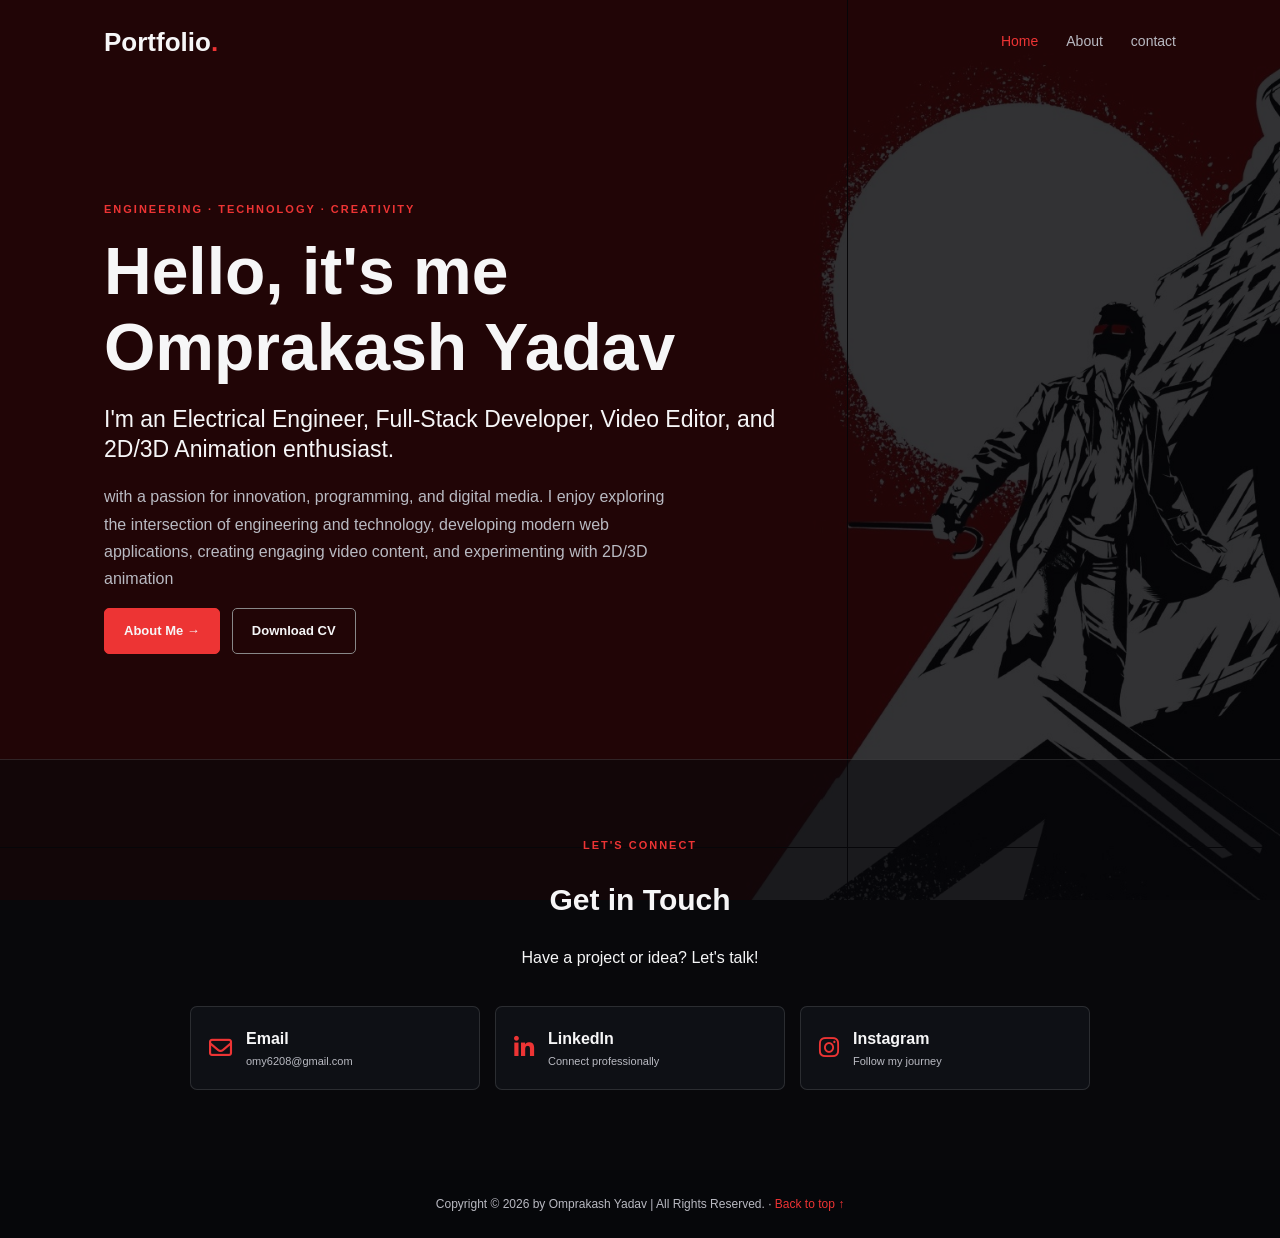
<file: index.html>
<!DOCTYPE html>
<html lang="en">
<head>
  <meta charset="UTF-8">
  <meta name="viewport" content="width=device-width, initial-scale=1.0">
  <title>Om Prakash Yadav | Portfolio</title>
  <link rel="stylesheet" href="style.css">
  <link rel="stylesheet" href="https://cdnjs.cloudflare.com/ajax/libs/font-awesome/6.5.2/css/all.min.css">
</head>
<body>
  <header>
    <a class="logo" href="index.html">Portfolio<span>.</span></a>
    <button class="menu-toggle" aria-label="Toggle menu">☰</button>
    <nav>
      <a class="active" href="index.html">Home</a>
      <a href="about.html">About</a>
      <a href="#contact">contact</a>
    </nav>
  </header>

  <main class="hero">
    <section class="intro">
      <p class="eyebrow">ENGINEERING · TECHNOLOGY · CREATIVITY</p>
      <h1>Hello, it's me<br>Omprakash Yadav</h1>
      <h2>I'm an Electrical Engineer, Full-Stack Developer,
        Video Editor, and 2D/3D Animation enthusiast.</h2>
      <p class="description">
        with a passion for innovation, programming, and digital media. I enjoy exploring the intersection of engineering and technology, developing modern web applications, creating engaging video content, and experimenting with 2D/3D animation
      </p>

      

      

      <div class="buttons">
        <a class="btn primary" href="about.html">About Me →</a>
        <a class="btn secondary" href="Om-Prakash-Yadav-CV.pdf" download>Download CV</a>
      </div>
    </section>
  </main>

  <section class="contact" id="contact">
    <p class="eyebrow">LET'S CONNECT</p>
    <h2>Get in Touch</h2>
    <p>Have a project or idea? Let's talk!</p>

    <div class="contact-grid">
      <a class="contact-card" href="mailto:omy6208@gmail.com">
        <i class="fa-regular fa-envelope"></i>
        <div><strong>Email</strong><small>omy6208@gmail.com</small></div>
      </a>
      <a class="contact-card" href="https://www.linkedin.com/in/omprakash-yadav-40934633a/">
        <i class="fa-brands fa-linkedin-in"></i>
        <div><strong>LinkedIn</strong><small>Connect professionally</small></div>
      </a>
      

<a class="contact-card" href="https://www.instagram.com/omevsky/" target="_blank" rel="noopener noreferrer">
    <i class="fa-brands fa-instagram"></i>
    <div>
        <strong>Instagram</strong>
        <small>Follow my journey</small>
    </div>
</a>


  </section>

  <footer>Copyright © 2026 by Omprakash Yadav | All Rights Reserved. · <a href="#">Back to top ↑</a></footer>
  <script src="script.js"></script>
</body>
</html>
</file>
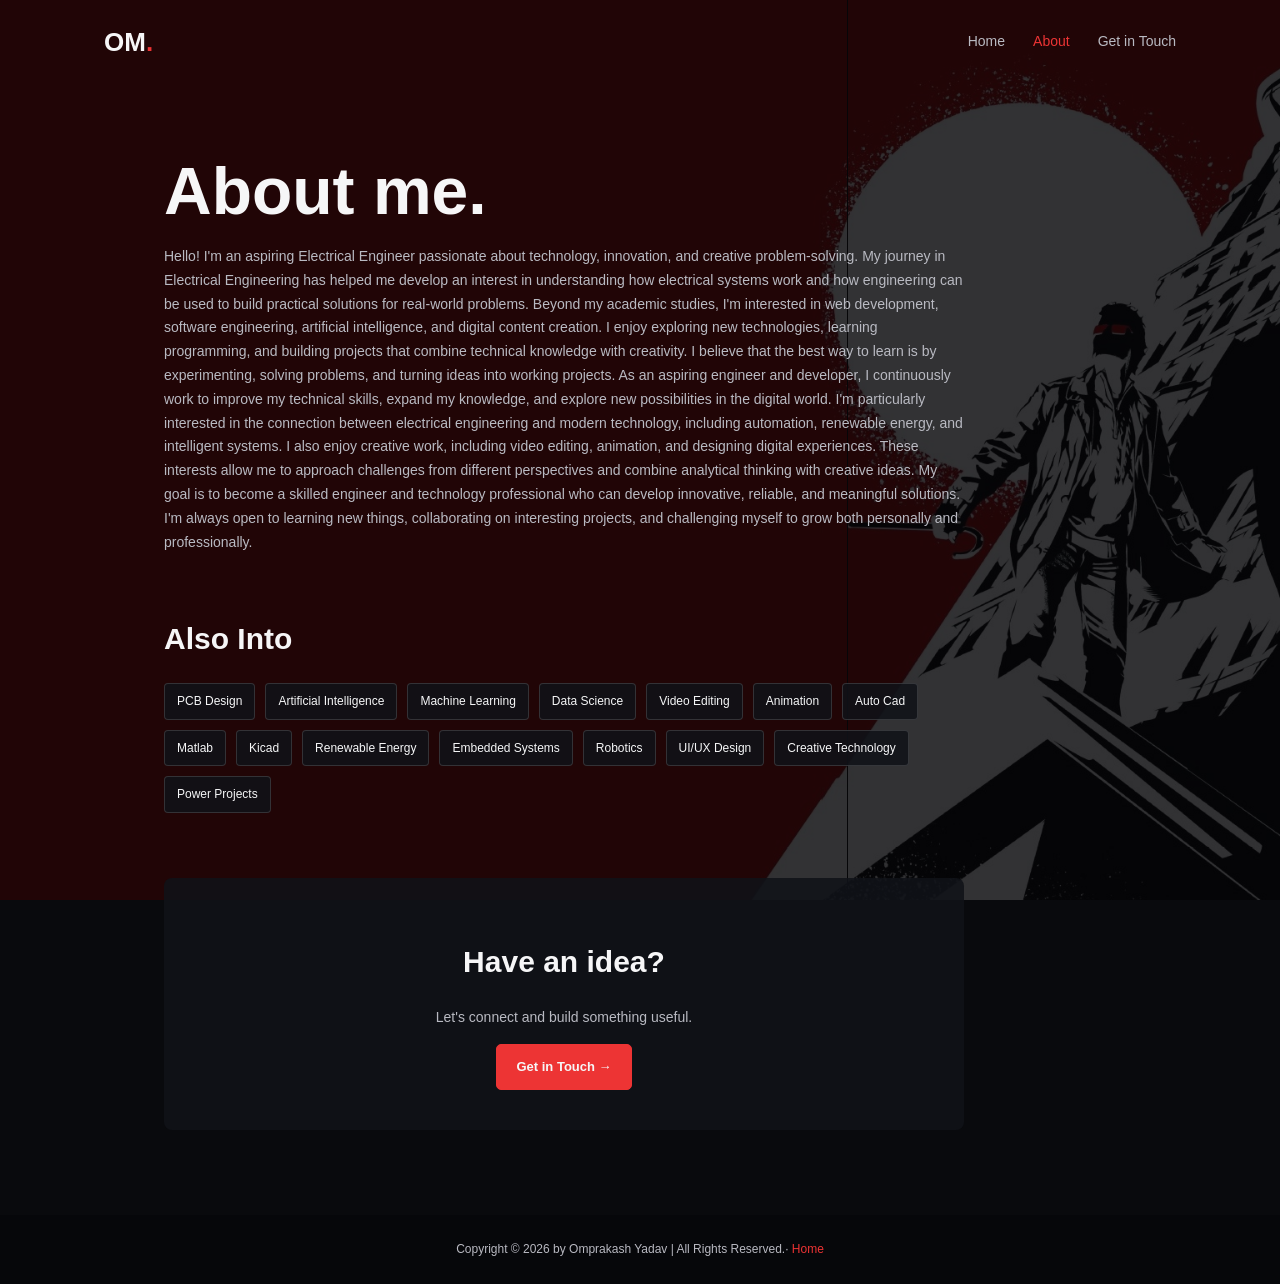
<file: about.html>
<!DOCTYPE html>
<html lang="en">
<head>
  <meta charset="UTF-8">
  <meta name="viewport" content="width=device-width, initial-scale=1.0">
  <title>About Me | Om Prakash Yadav</title>
  <link rel="stylesheet" href="style.css">
</head>
<body>
  <header>
    <a class="logo" href="index.html">OM<span>.</span></a>
    <button class="menu-toggle" aria-label="Toggle menu">☰</button>
    <nav>
      <a href="index.html">Home</a>
      <a class="active" href="about.html">About</a>
      <a href="index.html#contact">Get in Touch</a>
    </nav>
  </header>
  <main class="about">
    <section class="about-intro">
      <h1>About me.<br></h1>
      <p>

Hello! I'm an aspiring Electrical Engineer passionate about technology, innovation, and creative problem-solving. My journey in Electrical Engineering has helped me develop an interest in understanding how electrical systems work and how engineering can be used to build practical solutions for real-world problems.
Beyond my academic studies, I'm interested in web development, software engineering, artificial intelligence, and digital content creation. I enjoy exploring new technologies, learning programming, and building projects that combine technical knowledge with creativity. I believe that the best way to learn is by experimenting, solving problems, and turning ideas into working projects.
As an aspiring engineer and developer, I continuously work to improve my technical skills, expand my knowledge, and explore new possibilities in the digital world. I'm particularly interested in the connection between electrical engineering and modern technology, including automation, renewable energy, and intelligent systems.
I also enjoy creative work, including video editing, animation, and designing digital experiences. These interests allow me to approach challenges from different perspectives and combine analytical thinking with creative ideas.
My goal is to become a skilled engineer and technology professional who can develop innovative, reliable, and meaningful solutions. I'm always open to learning new things, collaborating on interesting projects, and challenging myself to grow both personally and professionally.</p>
   

    <section class="section">
      <h2>Also Into</h2>
      <div class="tags">
        <span>PCB Design</span><span>Artificial Intelligence</span>
        <span>Machine Learning</span><span>Data Science</span>
        <span>Video Editing</span><span>Animation</span>
       <span>Auto Cad</span><span>Matlab</span><span>Kicad</span> <span>Renewable Energy</span>
        <span>Embedded Systems</span><span>Robotics</span>
        <span>UI/UX Design</span><span>Creative Technology</span><span>Power Projects</span>
      </div>
    </section>
    
      
    <section class="about-cta">
      <h2>Have an idea?</h2>
      <p>Let's connect and build something useful.</p>
      <a class="btn primary" href="index.html#contact">Get in Touch →</a>
    </section>
  </main>

  <footer>Copyright © 2026 by Omprakash Yadav | All Rights Reserved.· <a href="index.html">Home</a></footer>
  <script src="script.js"></script>
</body>
</html>
</file>
<file: style.css>
:root {
  --red: #ed3434;
  --bg: #090a0d;
  --text: #f6f6f7;
  --muted: #b9bac2;
  --panel: rgba(17, 19, 24, 0.88);
}

* {
  box-sizing: border-box;
}

html {
  scroll-behavior: smooth;
}

body {
  margin: 0;
  color: var(--text);
  background: var(--bg);
  font-family: Arial, Helvetica, sans-serif;
  line-height: 1.7;
  position: relative;
  isolation: isolate;
}
body::before {
  content: "";
  position: fixed;
  inset: 0;
  z-index: -2;
  background-image: url("background.jpg");
  background-position: center center;
  background-size: cover;
  background-repeat: no-repeat;
}
body::after {
  content: "";
  position: fixed;
  inset: 0;
  z-index: -1;
  background: rgba(5, 5, 8, 0.82);
  pointer-events: none;
}

a {
  color: inherit;
  text-decoration: none;
}

header {
  max-width: 1120px;
  margin: auto;
  padding: 20px 24px;
  display: flex;
  justify-content: space-between;
  align-items: center;
}

.logo {
  font-size: 26px;
  font-weight: 800;
}

.logo span,
h1 span,
h2 span {
  color: var(--red);
}

nav {
  display: flex;
  gap: 28px;
}

nav a {
  font-size: 14px;
  color: var(--muted);
}

nav a:hover,
nav a.active {
  color: var(--red);
}

.menu-toggle {
  display: none;
  background: transparent;
  border: 0;
  color: white;
  font-size: 24px;
}

.hero {
  max-width: 1120px;
  min-height: 75vh;
  padding: 80px 24px;
  margin: auto;
  display: flex;
  align-items: center;
}

.intro {
  max-width: 700px;
}

.eyebrow {
  color: var(--red);
  font-size: 11px;
  letter-spacing: 2px;
  font-weight: bold;
}

h1 {
  font-size: clamp(38px, 6vw, 66px);
  line-height: 1.15;
  margin: 15px 0;
}

h2 {
  font-size: 30px;
  line-height: 1.3;
}

.intro h2 {
  font-size: 23px;
  font-weight: normal;
}

.description {
  max-width: 570px;
  color: var(--muted);
}

.socials {
  display: flex;
  gap: 13px;
  margin: 25px 0;
}

.socials a {
  width: 42px;
  height: 42px;
  display: grid;
  place-items: center;
  border: 1px solid var(--red);
  border-radius: 50%;
  color: var(--red);
}

.socials a:hover {
  color: white;
  background: var(--red);
}

.buttons {
  display: flex;
  flex-wrap: wrap;
  gap: 12px;
}

.btn {
  display: inline-block;
  padding: 11px 19px;
  border-radius: 5px;
  font-size: 13px;
  font-weight: bold;
}

.primary {
  background: var(--red);
  border: 1px solid var(--red);
}

.secondary {
  border: 1px solid #888;
}

.contact {
  padding: 65px 24px 80px;
  text-align: center;
  background: rgba(8, 9, 12, 0.55);
  border-top: 1px solid rgba(255,255,255,.12);
}

.contact-grid {
  max-width: 900px;
  margin: 35px auto 0;
  display: grid;
  grid-template-columns: repeat(3, 1fr);
  gap: 15px;
  text-align: left;
}

.contact-card {
  display: flex;
  align-items: center;
  gap: 14px;
  padding: 18px;
  background: var(--panel);
  border: 1px solid rgba(255,255,255,.12);
  border-radius: 7px;
}

.contact-card > i {
  color: var(--red);
  font-size: 23px;
}

.contact-card strong,
.contact-card small {
  display: block;
}

.contact-card small {
  color: var(--muted);
  font-size: 11px;
  overflow-wrap: anywhere;
}

.about {
  max-width: 1000px;
  margin: auto;
  padding: 55px 24px 85px;
}

.about-intro {
  max-width: 800px;
}

.about-intro p:not(.eyebrow),
.project p {
  color: var(--muted);
  font-size: 14px;
}

.section {
  margin-top: 65px;
}

.skill {
  max-width: 720px;
  margin: 22px 0;
}

.skill p {
  font-size: 13px;
  margin-bottom: 7px;
}

.bar {
  height: 6px;
  background: #34343b;
  border-radius: 8px;
  overflow: hidden;
}

.bar span {
  display: block;
  height: 100%;
  background: var(--red);
}

.note {
  color: var(--muted);
  font-size: 11px;
}

.tags {
  display: flex;
  flex-wrap: wrap;
  gap: 10px;
}

.tags span {
  padding: 7px 12px;
  background: var(--panel);
  border: 1px solid rgba(255,255,255,.14);
  border-radius: 4px;
  font-size: 12px;
}

.projects {
  display: grid;
  grid-template-columns: repeat(2, 1fr);
  gap: 16px;
}

.project {
  padding: 22px;
  background: var(--panel);
  border: 1px solid rgba(255,255,255,.13);
  border-radius: 8px;
}

.project small {
  color: var(--red);
  letter-spacing: 2px;
}

.project h3 {
  margin-bottom: 5px;
}

.about-cta {
  text-align: center;
  padding: 40px 20px;
  margin-top: 65px;
  background: var(--panel);
  border-radius: 8px;
}

footer {
  padding: 24px;
  text-align: center;
  font-size: 12px;
  color: var(--muted);
  background: rgba(5, 5, 8, 0.5);
}

footer a {
  color: var(--red);
}

@media (max-width: 700px) {
  header {
    flex-wrap: wrap;
  }

  .menu-toggle {
    display: block;
  }

  nav {
    display: none;
    width: 100%;
    flex-direction: column;
    gap: 12px;
    padding: 20px 0 5px;
  }

  nav.open {
    display: flex;
  }

  .hero {
    min-height: 70vh;
    padding-top: 55px;
  }

  .contact-grid,
  .projects {
    grid-template-columns: 1fr;
  }
}
</file>
